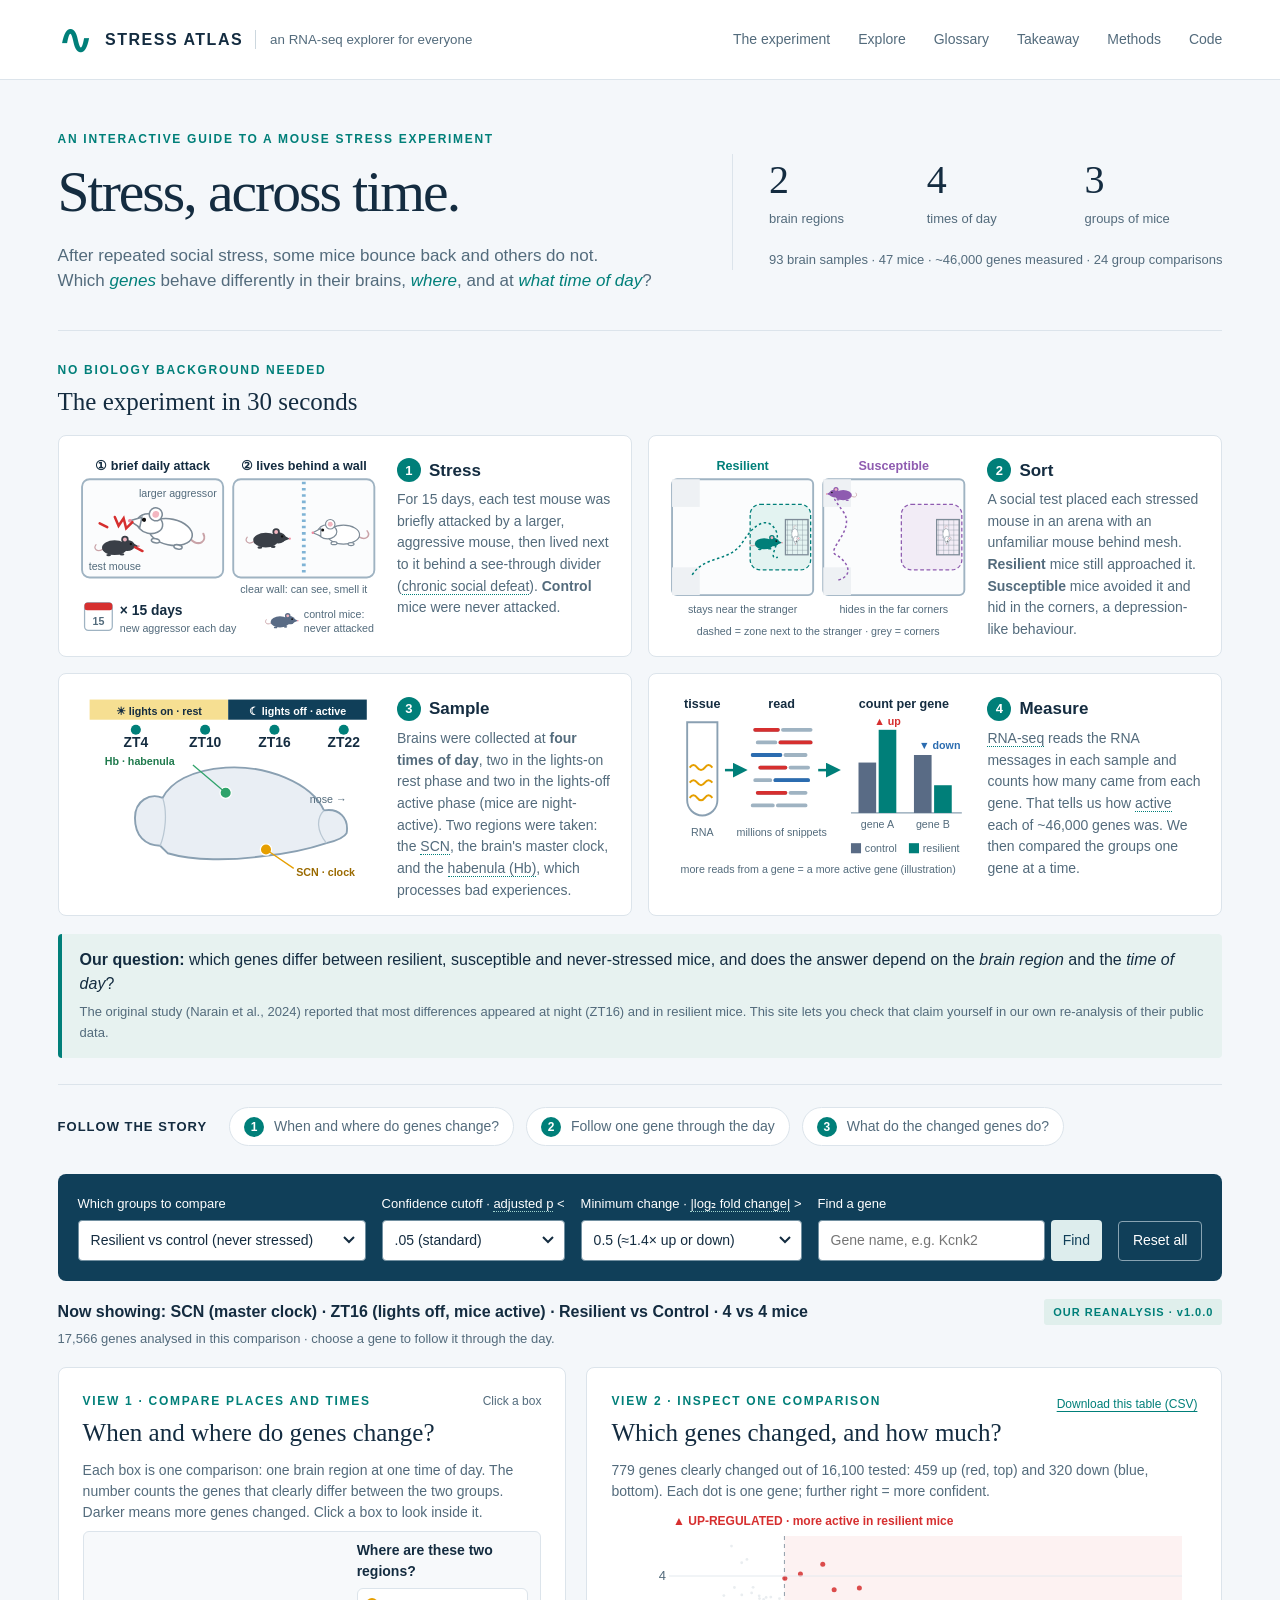
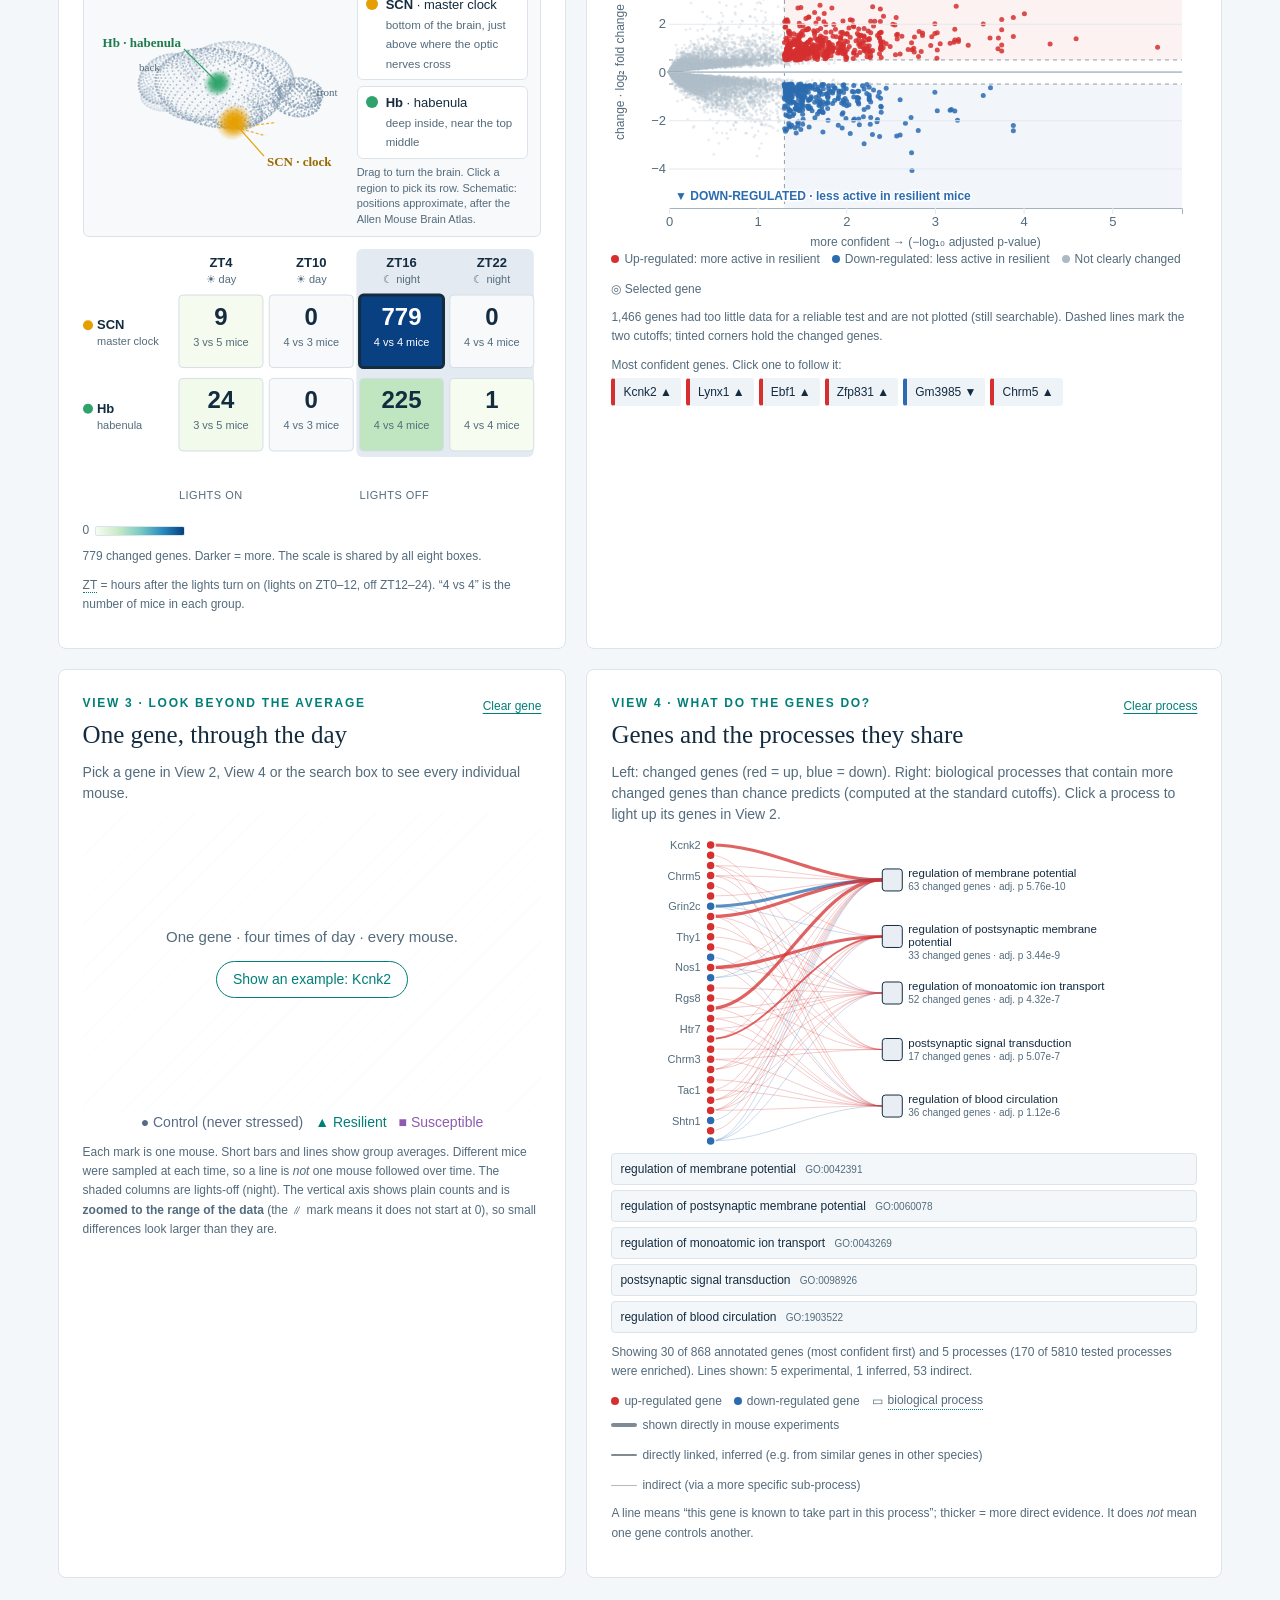
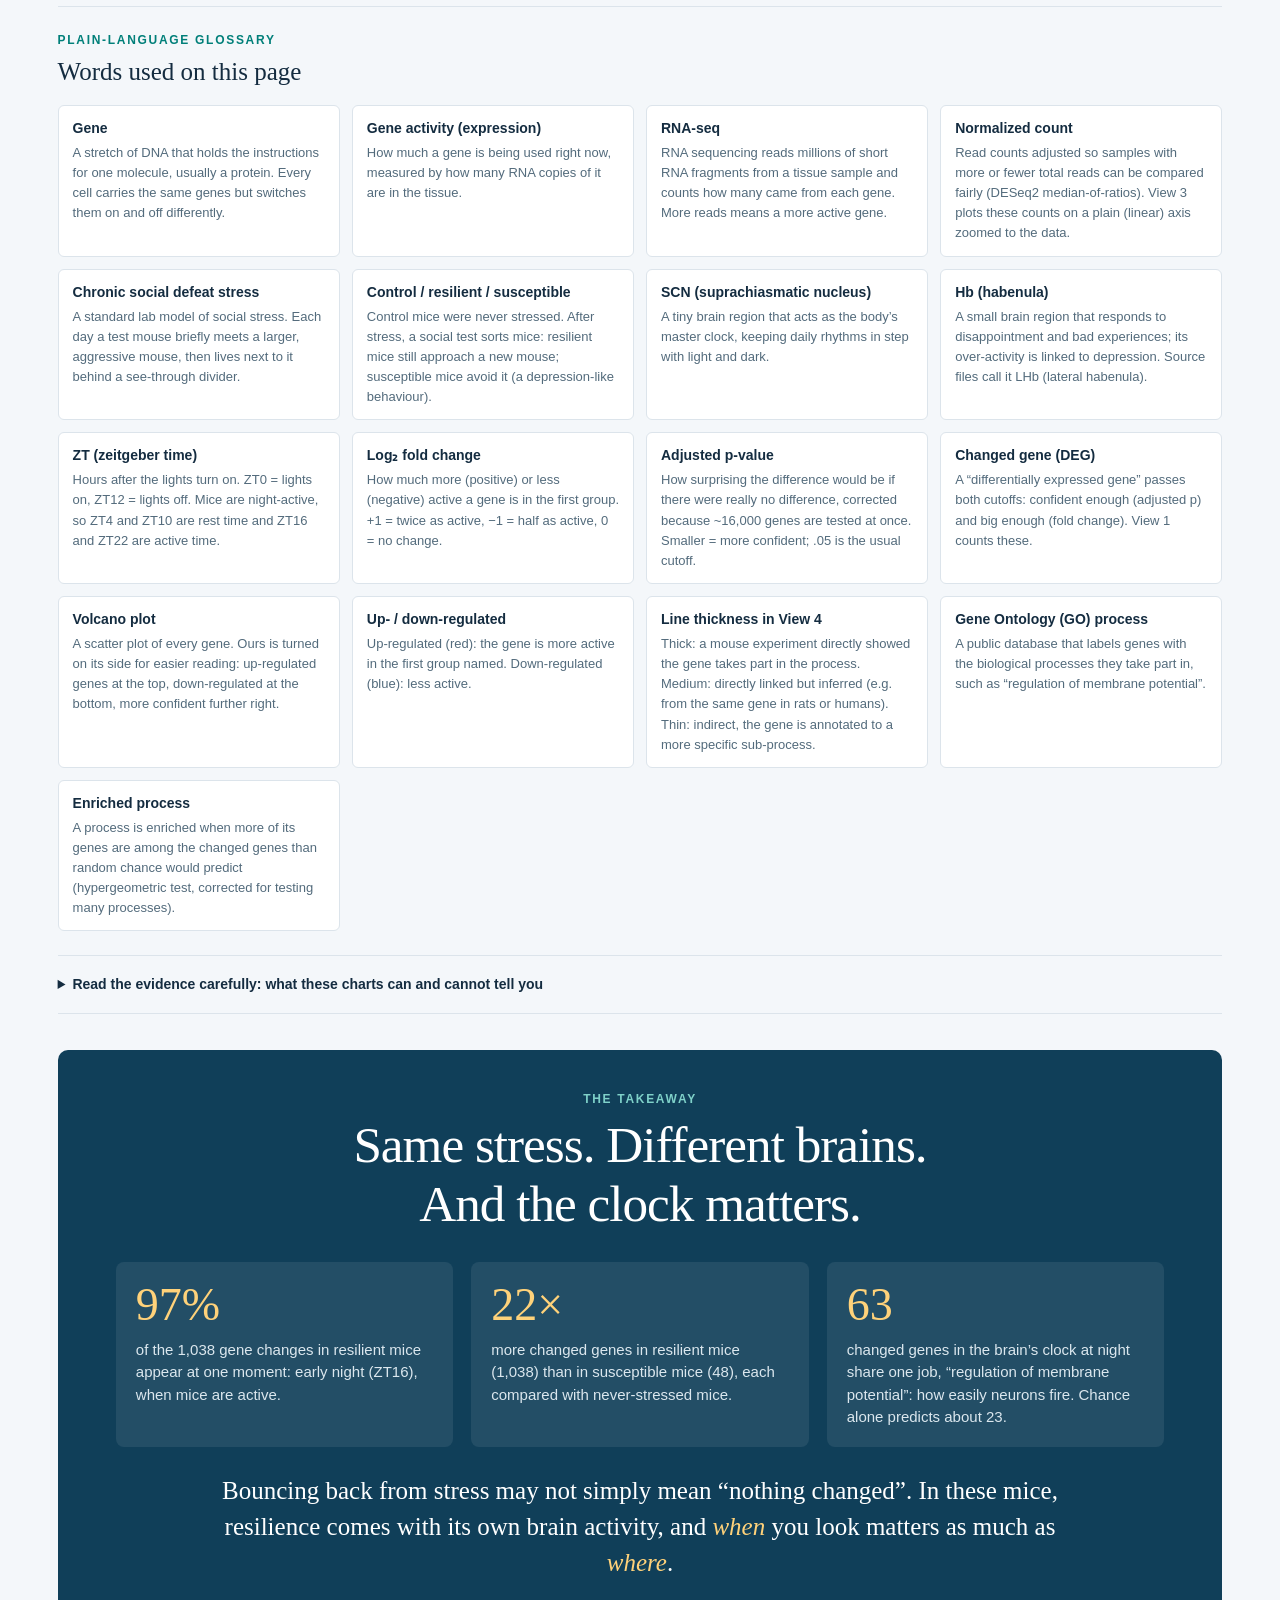
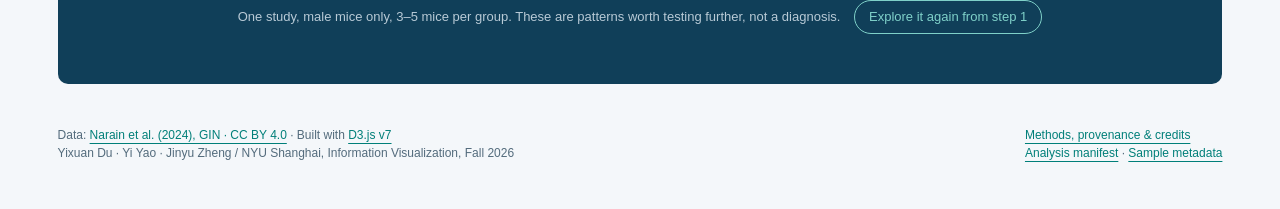
<file: site/index.html>
<!doctype html>
<html lang="en">
<head>
<meta charset="utf-8">
<meta name="viewport" content="width=device-width,initial-scale=1">
<title>Stress, across time · RNA-seq Explorer</title>
<meta name="description" content="Why do some stressed mice bounce back? Explore which genes change in two mouse brain regions, at four times of day, after chronic social stress. An interactive D3 information visualization.">
<link rel="stylesheet" href="styles.css?v=20261124b">
<script defer src="vendor/d3.v7.min.js?v=7.9.0"></script>
<script defer src="app.js?v=20261124b"></script>
</head>
<body>
<svg width="0" height="0" style="position:absolute" aria-hidden="true"><defs><symbol id="mouse" viewBox="0 0 64 34"><path d="M14 23C6 28 1 22 5 17" fill="none" stroke="#c9a3a8" stroke-width="1.6" stroke-linecap="round"/><ellipse cx="30" cy="21" rx="17" ry="10" fill="currentColor"/><ellipse cx="47" cy="18" rx="10" ry="7.5" fill="currentColor"/><path d="M54 14.5L62.5 19L54 22.5Z" fill="currentColor"/><circle cx="44" cy="10" r="5" fill="currentColor"/><circle cx="44" cy="10" r="2.6" fill="#f3b6c0" stroke="none"/><circle cx="52" cy="16" r="1.6" fill="#111" stroke="none"/><circle cx="62.5" cy="19" r="1.4" fill="#f08aa0" stroke="none"/><ellipse cx="22" cy="31" rx="3.2" ry="1.6" fill="currentColor"/><ellipse cx="40" cy="30" rx="3.2" ry="1.6" fill="currentColor"/></symbol></defs></svg>
<a class="skip" href="#workspace">Skip to explorer</a>
<header>
  <a class="brand" href="./"><span class="brandmark" aria-hidden="true">∿</span> STRESS ATLAS <small>an RNA-seq explorer for everyone</small></a>
  <nav><a href="#experiment">The experiment</a><a href="#workspace">Explore</a><a href="#glossary">Glossary</a><a href="#takeaway">Takeaway</a><a href="methods.html">Methods</a><a href="https://github.com/Doofen-bit/Crazy-Micky">Code</a></nav>
</header>
<main>

<section class="intro">
  <div>
    <p class="eyebrow">AN INTERACTIVE GUIDE TO A MOUSE STRESS EXPERIMENT</p>
    <h1>Stress, across time.</h1>
    <p class="lead">After repeated social stress, some mice bounce back and others do not.<br>
      Which <em>genes</em> behave differently in their brains, <em>where</em>, and at <em>what time of day</em>?</p>
  </div>
  <div class="study">
    <div><strong>2</strong><span>brain regions</span></div>
    <div><strong>4</strong><span>times of day</span></div>
    <div><strong>3</strong><span>groups of mice</span></div>
    <p>93 brain samples · 47 mice · ~46,000 genes measured · 24 group comparisons</p>
  </div>
</section>

<section id="experiment" class="experiment" aria-labelledby="exp-title">
  <div class="sectionhead">
    <p class="eyebrow">NO BIOLOGY BACKGROUND NEEDED</p>
    <h2 id="exp-title">The experiment in 30 seconds</h2>
  </div>
  <ol class="exp-steps">
    <li>
      <svg class="scene" viewBox="0 0 240 150" role="img" aria-label="Stress: a small test mouse is attacked briefly by a larger aggressive mouse, then lives next to it behind a see-through divider; repeated for 15 days with a new aggressor each day.">
        <text x="60" y="13" text-anchor="middle" class="sc-h">① brief daily attack</text>
        <rect x="4" y="20" width="112" height="78" rx="6" class="cage"/>
        <use href="#mouse" x="12" y="62" width="38" height="20" style="color:#3a3f47"/>
        <use href="#mouse" x="40" y="40" width="66" height="35" transform="translate(146,0) scale(-1,1) rotate(-12 73 58)" style="color:#fff" stroke="#7d8b97" stroke-width="1.2"/>
        <path d="M30 50l3 7 4-6 2 8 5-5M24 58l-6-3M46 74l6 3" stroke="#d62f2f" stroke-width="2" fill="none" stroke-linecap="round"/>
        <text x="80" y="34" text-anchor="middle" class="sc-s">larger aggressor</text><text x="30" y="92" text-anchor="middle" class="sc-s">test mouse</text>
        <text x="180" y="13" text-anchor="middle" class="sc-h">② lives behind a wall</text>
        <rect x="124" y="20" width="112" height="78" rx="6" class="cage"/>
        <line x1="180" y1="22" x2="180" y2="96" stroke="#7fb3d5" stroke-width="3" stroke-dasharray="2 3"/>
        <use href="#mouse" x="186" y="48" width="48" height="26" transform="translate(420,0) scale(-1,1)" style="color:#fff" stroke="#7d8b97" stroke-width="1.2"/>
        <use href="#mouse" x="132" y="56" width="38" height="20" style="color:#3a3f47"/>
        <text x="180" y="110" text-anchor="middle" class="sc-s">clear wall: can see, smell it</text>
        <g transform="translate(6,118)"><rect width="22" height="22" rx="3" fill="#fff" stroke="#9fb3c2"/><rect width="22" height="6" rx="2" fill="#d62f2f"/><text x="11" y="18" text-anchor="middle" class="sc-s" style="font-weight:700">15</text></g>
        <text x="34" y="128" class="sc-b">× 15 days</text><text x="34" y="141" class="sc-s">new aggressor each day</text>
        <use href="#mouse" x="148" y="124" width="28" height="15" style="color:#596b85"/>
        <text x="180" y="130" class="sc-s">control mice:</text><text x="180" y="141" class="sc-s">never attacked</text>
      </svg>
      <h3><span>1</span> Stress</h3>
      <p>For 15 days, each test mouse was briefly attacked by a larger, aggressive mouse, then lived next to it behind a see-through divider (<span class="gloss" tabindex="0" data-gloss="csds">chronic social defeat</span>). <strong>Control</strong> mice were never attacked.</p>
    </li>
    <li>
      <svg class="scene" viewBox="0 0 240 150" role="img" aria-label="Sort: in a social test arena an unfamiliar mouse sits in a mesh box. Resilient mice spend time in the interaction zone next to it; susceptible mice stay in the far corners.">
        <defs><pattern id="mesh" width="4" height="4" patternUnits="userSpaceOnUse"><path d="M0 0h4v4" fill="none" stroke="#7d8b97" stroke-width=".6"/></pattern></defs>
        <text x="60" y="13" text-anchor="middle" class="sc-h" style="fill:#007f79">Resilient</text>
        <rect x="4" y="20" width="112" height="92" rx="4" class="cage"/>
        <rect x="4" y="20" width="22" height="22" fill="#eef1f4"/><rect x="4" y="90" width="22" height="22" fill="#eef1f4"/>
        <rect x="66" y="40" width="48" height="52" rx="8" fill="#e3f3f1" stroke="#007f79" stroke-dasharray="3 2"/>
        <rect x="94" y="52" width="18" height="28" fill="url(#mesh)" stroke="#7d8b97"/>
        <use href="#mouse" x="95" y="60" width="16" height="9" transform="rotate(90 103 64)" style="color:#fff" stroke="#7d8b97" stroke-width="1.5"/>
        <path d="M20 96C30 80 50 86 60 70S80 50 86 60 78 84 88 82" fill="none" stroke="#007f79" stroke-width="1.2" stroke-dasharray="2 2"/>
        <use href="#mouse" x="64" y="62" width="28" height="15" style="color:#007f79"/>
        <text x="60" y="126" text-anchor="middle" class="sc-s">stays near the stranger</text>
        <text x="180" y="13" text-anchor="middle" class="sc-h" style="fill:#8e5bb0">Susceptible</text>
        <rect x="124" y="20" width="112" height="92" rx="4" class="cage"/>
        <rect x="124" y="20" width="22" height="22" fill="#eef1f4"/><rect x="124" y="90" width="22" height="22" fill="#eef1f4"/>
        <rect x="186" y="40" width="48" height="52" rx="8" fill="#f2ecf6" stroke="#8e5bb0" stroke-dasharray="3 2"/>
        <rect x="214" y="52" width="18" height="28" fill="url(#mesh)" stroke="#7d8b97"/>
        <use href="#mouse" x="215" y="60" width="16" height="9" transform="rotate(90 223 64)" style="color:#fff" stroke="#7d8b97" stroke-width="1.5"/>
        <path d="M136 100C150 96 142 84 134 80S150 60 140 46 132 36 138 34" fill="none" stroke="#8e5bb0" stroke-width="1.2" stroke-dasharray="2 2"/>
        <use href="#mouse" x="126" y="24" width="26" height="14" transform="translate(278,0) scale(-1,1)" style="color:#8e5bb0"/>
        <text x="180" y="126" text-anchor="middle" class="sc-s">hides in the far corners</text>
        <text x="120" y="144" text-anchor="middle" class="sc-s">dashed = zone next to the stranger · grey = corners</text>
      </svg>
      <h3><span>2</span> Sort</h3>
      <p>A social test placed each stressed mouse in an arena with an unfamiliar mouse behind mesh. <strong>Resilient</strong> mice still approached it. <strong>Susceptible</strong> mice avoided it and hid in the corners, a depression-like behaviour.</p>
    </li>
    <li>
      <svg class="scene" viewBox="0 0 240 150" role="img" aria-label="Sample: four sampling times, two with lights on and two with lights off; two brain regions, the SCN at the bottom of the brain and the habenula near the top middle.">
        <rect x="10" y="6" width="110" height="16" fill="#f6df92"/><rect x="120" y="6" width="110" height="16" fill="#103f59"/>
        <text x="65" y="18" text-anchor="middle" class="sc-s" style="font-weight:700;fill:#142c40">☀ lights on · rest</text><text x="175" y="18" text-anchor="middle" class="sc-s" style="font-weight:700;fill:#fff">☾ lights off · active</text>
        <g text-anchor="middle"><circle cx="46.7" cy="30" r="4" fill="#007f79"/><text x="46.7" y="44" class="sc-b">ZT4</text><circle cx="101.7" cy="30" r="4" fill="#007f79"/><text x="101.7" y="44" class="sc-b">ZT10</text><circle cx="156.7" cy="30" r="4" fill="#007f79"/><text x="156.7" y="44" class="sc-b">ZT16</text><circle cx="211.7" cy="30" r="4" fill="#007f79"/><text x="211.7" y="44" class="sc-b">ZT22</text></g>
        <path d="M214 112C216 100 208 92 196 94C186 72 150 58 118 60C90 62 74 72 68 84C58 80 46 86 46 100C46 114 54 122 66 122L72 128C92 134 122 134 150 130C170 128 186 124 198 120C206 118 212 116 214 112Z" fill="#e9eef4" stroke="#8aa0b2" stroke-width="1.5"/>
        <path d="M196 94C190 100 190 110 198 120M68 84C72 96 70 112 66 122" fill="none" stroke="#b9c7d3"/>
        <circle cx="150" cy="125" r="4.5" fill="#e69f00" stroke="#fff"/><circle cx="118" cy="80" r="4.5" fill="#2fa36b" stroke="#fff"/>
        <line x1="150" y1="125" x2="172" y2="140" stroke="#e69f00"/><text x="174" y="146" class="sc-s" style="fill:#9a6a00;font-weight:700">SCN · clock</text>
        <line x1="118" y1="80" x2="92" y2="58" stroke="#2fa36b"/><text x="22" y="58" class="sc-s" style="fill:#1f7a4d;font-weight:700">Hb · habenula</text>
        <text x="214" y="88" text-anchor="end" class="sc-s">nose →</text>
      </svg>
      <h3><span>3</span> Sample</h3>
      <p>Brains were collected at <strong>four times of day</strong>, two in the lights-on rest phase and two in the lights-off active phase (mice are night-active). Two regions were taken: the <span class="gloss" tabindex="0" data-gloss="scn">SCN</span>, the brain's master clock, and the <span class="gloss" tabindex="0" data-gloss="hb">habenula (Hb)</span>, which processes bad experiences.</p>
    </li>
    <li>
      <svg class="scene" viewBox="0 0 240 150" role="img" aria-label="Measure: RNA from each brain sample is sequenced into millions of short reads, which are counted per gene to compare groups.">
        <defs><marker id="arr" markerWidth="6" markerHeight="6" refX="4" refY="3" orient="auto"><path d="M0 0l6 3-6 3z" fill="#007f79"/></marker></defs>
        <text x="28" y="13" text-anchor="middle" class="sc-h">tissue</text>
        <path d="M16 24h24v62a12 12 0 0 1-24 0z" fill="#fff" stroke="#8aa0b2" stroke-width="1.5"/>
        <path d="M18 60q3-4 6 0t6 0 6 0M18 72q3-4 6 0t6 0 6 0M18 84q3-4 6 0t6 0 6 0" fill="none" stroke="#e69f00" stroke-width="1.6"/>
        <text x="28" y="114" text-anchor="middle" class="sc-s">RNA</text>
        <path d="M46 62h14" stroke="#007f79" stroke-width="2" marker-end="url(#arr)"/>
        <text x="91" y="13" text-anchor="middle" class="sc-h">read</text>
        <g stroke-width="3" stroke-linecap="round"><path d="M70 30h18M92 30h22M72 40h14M90 40h24M68 50h22M94 50h16M74 60h20M98 60h14M70 70h12M86 70h26M72 80h22M98 80h12M68 90h16M88 90h22" stroke="#9fb3c2"/><path d="M70 30h18M90 40h24M74 60h20M72 80h22" stroke="#d62f2f"/><path d="M68 50h22M86 70h26" stroke="#2b6cb0"/></g>
        <text x="91" y="114" text-anchor="middle" class="sc-s">millions of snippets</text>
        <path d="M120 62h14" stroke="#007f79" stroke-width="2" marker-end="url(#arr)"/>
        <text x="188" y="13" text-anchor="middle" class="sc-h">count per gene</text>
        <line x1="146" y1="96" x2="234" y2="96" stroke="#8aa0b2"/>
        <rect x="152" y="56" width="14" height="40" fill="#596b85"/><rect x="168" y="30" width="14" height="66" fill="#007f79"/>
        <rect x="196" y="50" width="14" height="46" fill="#596b85"/><rect x="212" y="74" width="14" height="22" fill="#007f79"/>
        <text x="167" y="108" text-anchor="middle" class="sc-s">gene A</text><text x="211" y="108" text-anchor="middle" class="sc-s">gene B</text>
        <text x="175" y="26" text-anchor="middle" class="sc-s" style="fill:#d62f2f;font-weight:700">▲ up</text><text x="200" y="45" class="sc-s" style="fill:#2b6cb0;font-weight:700">▼ down</text>
        <rect x="146" y="120" width="8" height="8" fill="#596b85"/><text x="157" y="127" class="sc-s">control</text><rect x="192" y="120" width="8" height="8" fill="#007f79"/><text x="203" y="127" class="sc-s">resilient</text>
        <text x="120" y="144" text-anchor="middle" class="sc-s">more reads from a gene = a more active gene (illustration)</text>
      </svg>
      <h3><span>4</span> Measure</h3>
      <p><span class="gloss" tabindex="0" data-gloss="rnaseq">RNA-seq</span> reads the RNA messages in each sample and counts how many came from each gene. That tells us how <span class="gloss" tabindex="0" data-gloss="expression">active</span> each of ~46,000 genes was. We then compared the groups one gene at a time.</p>
    </li>
  </ol>
  <div class="question">
    <p><strong>Our question:</strong> which genes differ between resilient, susceptible and never-stressed mice, and does the answer depend on the <em>brain region</em> and the <em>time of day</em>?</p>
    <p class="note">The original study (Narain et al., 2024) reported that most differences appeared at night (ZT16) and in resilient mice. This site lets you check that claim yourself in our own re-analysis of their public data.</p>
  </div>
</section>

<section class="guide" aria-label="Guided story">
  <strong>Follow the story</strong>
  <button data-tour="context"><b>1</b> When and where do genes change?</button>
  <button data-tour="gene"><b>2</b> Follow one gene through the day</button>
  <button data-tour="process"><b>3</b> What do the changed genes do?</button>
</section>
<p id="story" class="story" aria-live="polite" hidden></p>

<section id="workspace" aria-label="RNA-seq explorer">
  <div class="controls">
    <label>Which groups to compare
      <select id="contrast">
        <option value="resilient_vs_control">Resilient vs control (never stressed)</option>
        <option value="susceptible_vs_control">Susceptible vs control (never stressed)</option>
        <option value="resilient_vs_susceptible">Resilient vs susceptible</option>
      </select>
    </label>
    <label><span>Confidence cutoff · <span class="gloss" tabindex="0" data-gloss="padj">adjusted p</span> &lt;</span>
      <select id="alpha"><option value=".01">.01 (strict)</option><option value=".05" selected>.05 (standard)</option><option value=".1">.1 (lenient)</option></select>
    </label>
    <label><span>Minimum change · <span class="gloss" tabindex="0" data-gloss="lfc">|log₂ fold change|</span> &gt;</span>
      <select id="lfc"><option value="0">0 (any change)</option><option value="0.5" selected>0.5 (≈1.4× up or down)</option><option value="1">1 (2×)</option><option value="2">2 (4×)</option></select>
    </label>
    <div class="search"><label for="gene-search">Find a gene</label><div class="searchrow"><input id="gene-search" placeholder="Gene name, e.g. Kcnk2" autocomplete="off" aria-controls="suggestions"><button id="search-go">Find</button></div><div id="suggestions" hidden></div></div>
    <button id="reset" class="secondary">Reset all</button>
  </div>

  <div class="contextbar"><p id="context-title">Loading analysis…</p><span class="tag" title="Our own re-analysis of the public data, version 1.0.0">OUR REANALYSIS · v1.0.0</span></div>
  <p id="status" role="status" aria-live="polite">Loading prepared data.</p>

  <div class="grid">
    <section class="panel overview-panel">
      <div class="panelhead"><div><p class="eyebrow">VIEW 1 · COMPARE PLACES AND TIMES</p><h2>When and where do genes change?</h2></div><span class="step">Click a box</span></div>
      <p class="description">Each box is one comparison: one brain region at one time of day. The number counts the genes that clearly differ between the two groups. Darker means more genes changed. Click a box to look inside it.</p>
      <div class="brain-wrap">
        <canvas id="brain3d" role="img" aria-label="Rotating see-through 3D sketch of a mouse brain. The SCN sits at the bottom, just above where the optic nerves cross; the habenula sits deep in the top middle."></canvas>
        <div class="brain-legend">
          <p class="brain-title">Where are these two regions?</p>
          <button class="brain-key" data-region="SCN"><i class="dot scn"></i><span><b>SCN</b> · master clock<br><small>bottom of the brain, just above where the optic nerves cross</small></span></button>
          <button class="brain-key" data-region="Hb"><i class="dot hb"></i><span><b>Hb</b> · habenula<br><small>deep inside, near the top middle</small></span></button>
          <p class="hint">Drag to turn the brain. Click a region to pick its row. Schematic: positions approximate, after the Allen Mouse Brain Atlas.</p>
        </div>
      </div>
      <div id="overview" aria-label="Brain region by time of day overview"></div>
      <div id="overview-legend"></div>
      <p class="note"><span class="gloss" tabindex="0" data-gloss="zt">ZT</span> = hours after the lights turn on (lights on ZT0–12, off ZT12–24). “4 vs 4” is the number of mice in each group.</p>
    </section>

    <section class="panel volcano-panel">
      <div class="panelhead"><div><p class="eyebrow">VIEW 2 · INSPECT ONE COMPARISON</p><h2>Which genes changed, and how much?</h2></div><button id="download" class="textbutton">Download this table (CSV)</button></div>
      <p id="volcano-sub" class="description"></p>
      <div class="volcano-wrap"><canvas id="volcano-canvas" aria-label="Volcano plot: each dot is one gene. Use the gene buttons or search to select a gene." role="img"></canvas><svg id="volcano-axis" aria-hidden="true"></svg></div>
      <div class="legend" id="volcano-legend"><span><i class="swatch up"></i><b id="leg-up">Up-regulated (more active)</b></span><span><i class="swatch down"></i><b id="leg-down">Down-regulated (less active)</b></span><span><i class="swatch muted"></i>Not clearly changed</span><span>◎ Selected gene</span></div>
      <p id="volcano-note" class="note"></p>
      <p class="candidate-label">Most confident genes. Click one to follow it:</p>
      <div id="candidates" class="candidate-list" aria-label="Candidate genes"></div>
    </section>

    <section class="panel expression-panel">
      <div class="panelhead"><div><p class="eyebrow">VIEW 3 · LOOK BEYOND THE AVERAGE</p><h2 id="expression-title">One gene, through the day</h2></div><button id="clear-gene" class="textbutton">Clear gene</button></div>
      <p id="expression-sub" class="description">Pick a gene in View 2, View 4 or the search box to see every individual mouse.</p>
      <div id="expression"></div>
      <div class="legend phenotype"><span>● Control (never stressed)</span><span>▲ Resilient</span><span>■ Susceptible</span></div>
      <p class="note">Each mark is one mouse. Short bars and lines show group averages. Different mice were sampled at each time, so a line is <em>not</em> one mouse followed over time. The shaded columns are lights-off (night). The vertical axis shows plain counts and is <strong>zoomed to the range of the data</strong> (the ⫽ mark means it does not start at 0), so small differences look larger than they are.</p>
    </section>

    <section class="panel network-panel">
      <div class="panelhead"><div><p class="eyebrow">VIEW 4 · WHAT DO THE GENES DO?</p><h2>Genes and the processes they share</h2></div><button id="clear-term" class="textbutton">Clear process</button></div>
      <p id="network-sub" class="description"></p>
      <div id="network"></div>
      <div id="term-buttons" class="term-list"></div>
      <p id="network-note" class="note"></p>
      <div class="legend net-legend"><span><i class="swatch up"></i>up-regulated gene</span><span><i class="swatch down"></i>down-regulated gene</span><span>▭ <span class="gloss" tabindex="0" data-gloss="go">biological process</span></span></div>
      <div class="legend net-legend"><span><i class="ln w3"></i>shown directly in mouse experiments</span><span><i class="ln w2"></i>directly linked, inferred (e.g. from similar genes in other species)</span><span><i class="ln w1"></i>indirect (via a more specific sub-process)</span></div>
      <p class="note">A line means “this gene is known to take part in this process”; thicker = more direct evidence. It does <em>not</em> mean one gene controls another.</p>
    </section>
  </div>

  <section id="glossary" class="glossary" aria-labelledby="glossary-title">
    <div class="sectionhead"><p class="eyebrow">PLAIN-LANGUAGE GLOSSARY</p><h2 id="glossary-title">Words used on this page</h2></div>
    <dl id="glossary-list"></dl>
  </section>

  <details class="data-notes"><summary>Read the evidence carefully: what these charts can and cannot tell you</summary><div>
    <p><strong>This is exploration, not proof.</strong> We re-analysed the authors' public data with a standard tool (DESeq2). Each box in View 1 is a separate comparison inside one brain region and one time of day. A positive log₂ fold change means the gene is more active in the first group named. Changing the cutoffs only re-sorts stored results; it does not re-run any statistics.</p>
    <p><strong>Missing is not zero.</strong> Some genes have too few reads for a reliable test. They have no adjusted p-value, so they are left out of View 2's vertical axis, but you can still search for them and see their activity in View 3.</p>
    <p><strong>Limits.</strong> Only male mice were used, with 3–5 mice per group. Each sample is a piece of brain tissue containing many cell types, and everything comes from one experiment. A gene that is significant at one time but not another does not prove a formal time effect. The two regions come from the same mice, but we do not test differences between regions.</p>
  </div></details>
</section>

<section id="takeaway" class="takeaway" aria-labelledby="takeaway-title">
  <p class="eyebrow">THE TAKEAWAY</p>
  <h2 id="takeaway-title">Same stress. Different brains.<br>And the clock matters.</h2>
  <div class="facts">
    <div><strong id="fact-night">–</strong><p id="fact-night-text">of the gene changes in resilient mice appear at one moment: early night (ZT16), when mice are active.</p></div>
    <div><strong id="fact-ratio">–</strong><p id="fact-ratio-text">more changed genes in resilient mice than in susceptible mice.</p></div>
    <div><strong id="fact-go">–</strong><p id="fact-go-text">changed genes in the brain’s clock share one job: controlling how easily neurons fire.</p></div>
  </div>
  <p class="closing">Bouncing back from stress may not simply mean “nothing changed”. In these mice, resilience comes with its own brain activity, and <em>when</em> you look matters as much as <em>where</em>.</p>
  <p class="note">One study, male mice only, 3–5 mice per group. These are patterns worth testing further, not a diagnosis. <button class="example" data-tour="context">Explore it again from step 1</button></p>
</section>

<footer>
  <p>Data: <a href="https://doi.gin.g-node.org/10.12751/g-node.jj57l9/">Narain et al. (2024), GIN · CC BY 4.0</a> · Built with <a href="https://d3js.org/">D3.js v7</a><br>Yixuan Du · Yi Yao · Jinyu Zheng / NYU Shanghai, Information Visualization, Fall 2026</p>
  <p><a href="methods.html">Methods, provenance &amp; credits</a><br><a href="data/manifest.json">Analysis manifest</a> · <a href="data/samples.csv">Sample metadata</a></p>
</footer>
</main>
<div id="tooltip" role="tooltip" hidden></div>
</body>
</html>
</file>
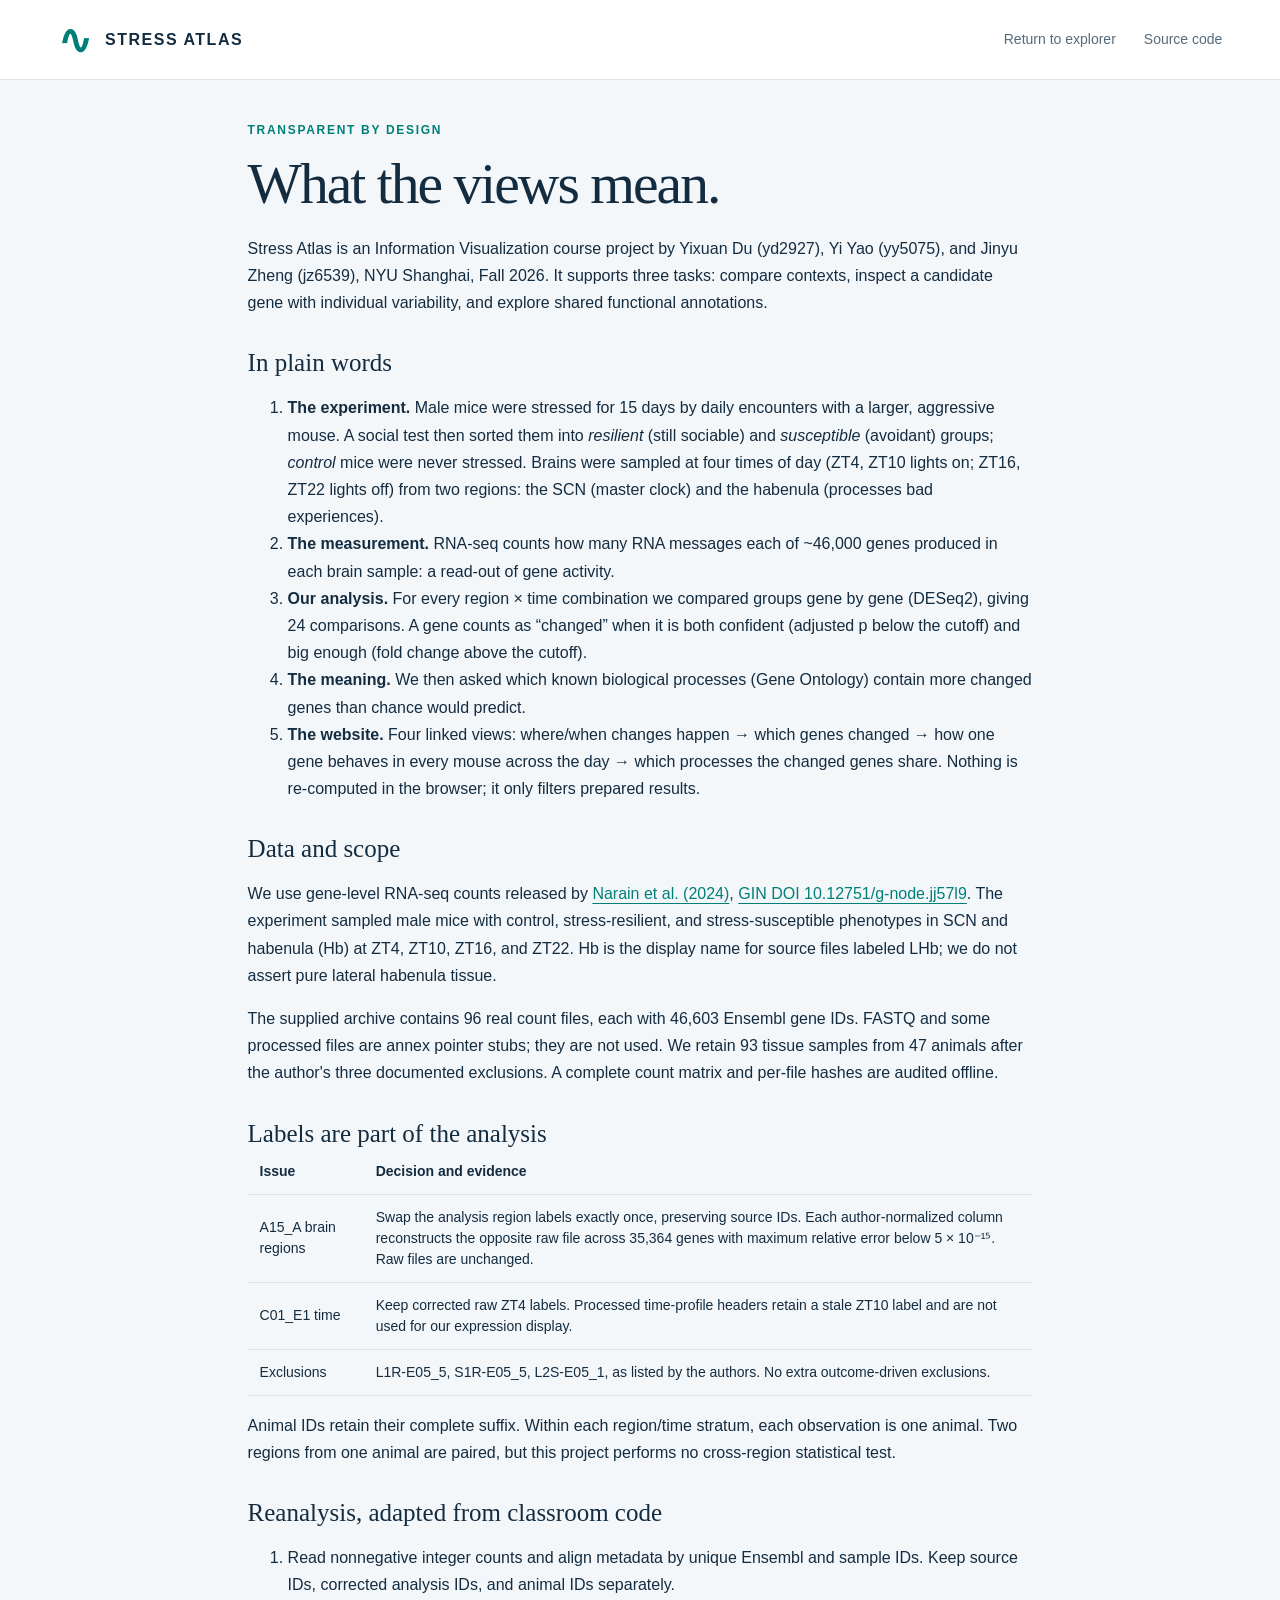
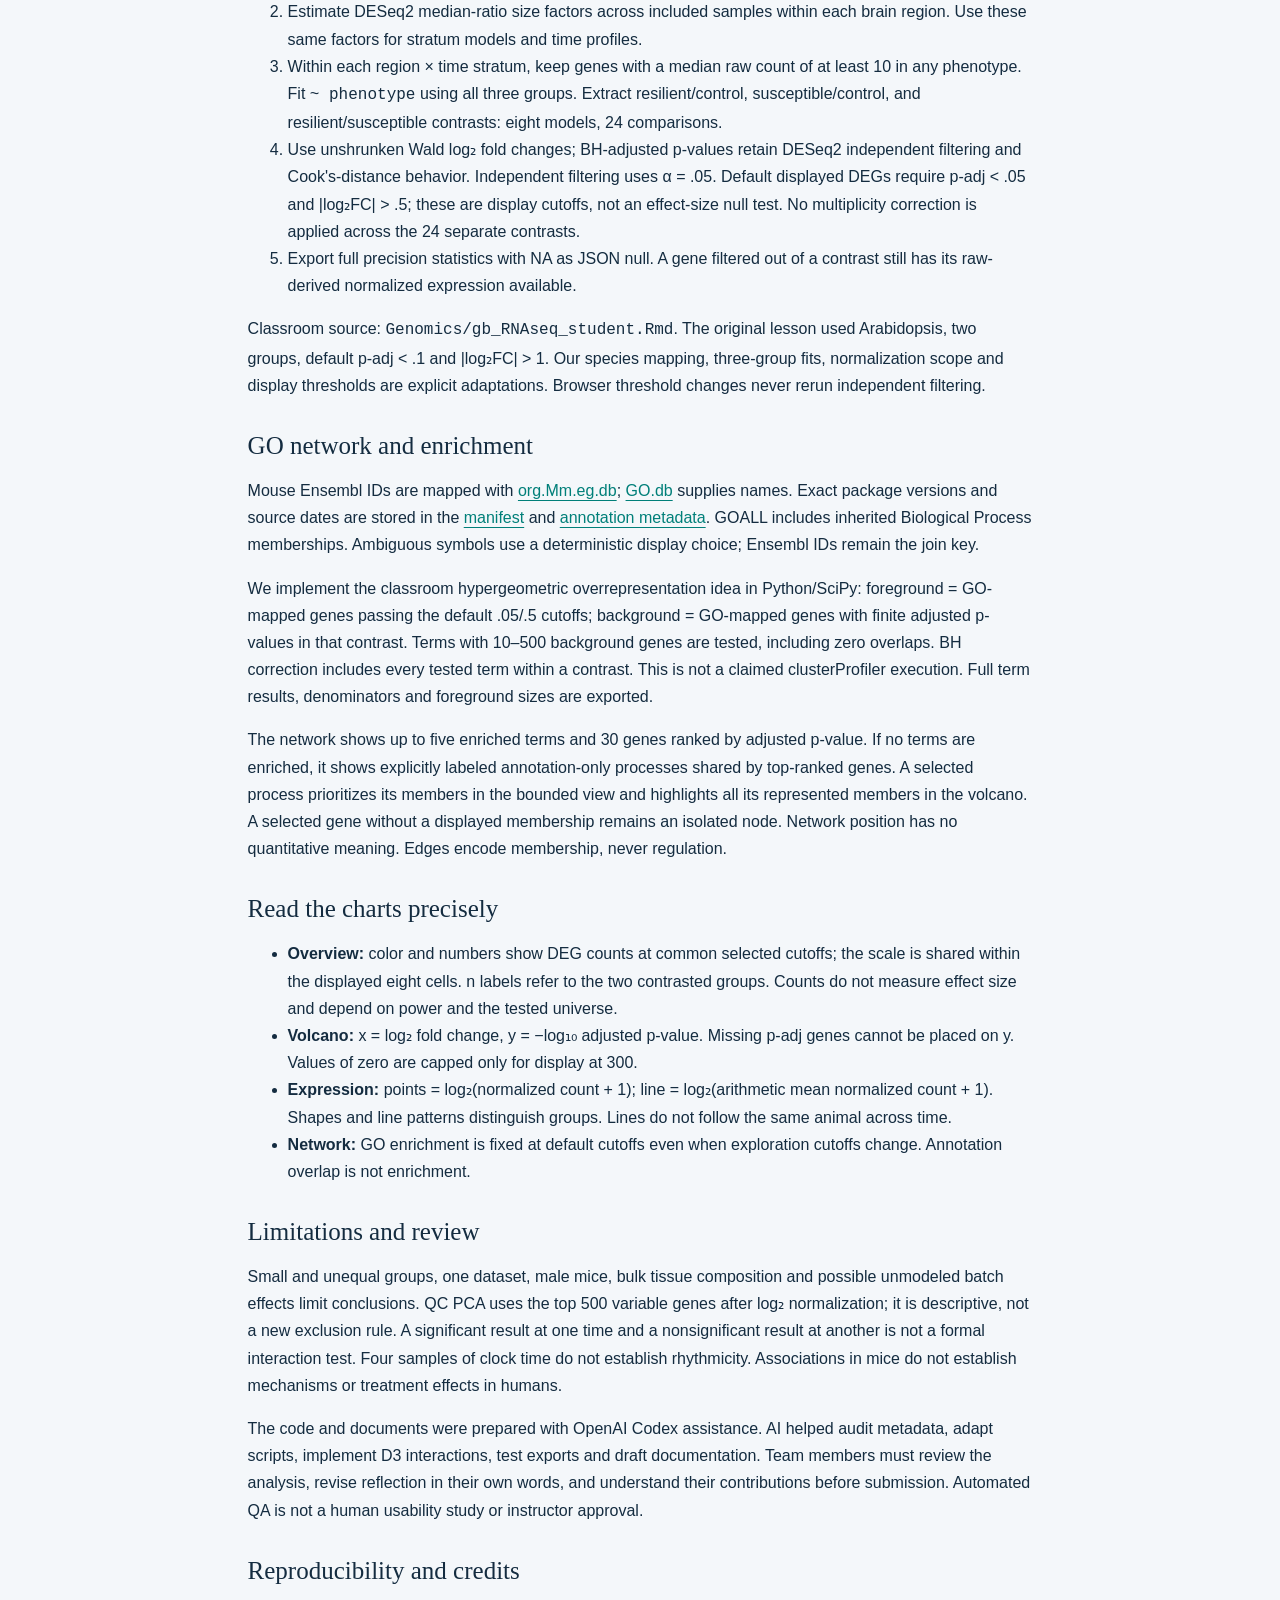
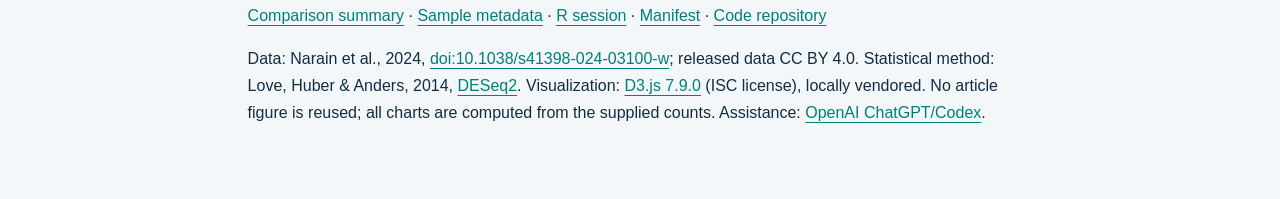
<file: site/methods.html>
<!doctype html><html lang="en"><head><meta charset="utf-8"><meta name="viewport" content="width=device-width,initial-scale=1"><title>Data & methods · Stress Atlas</title><link rel="stylesheet" href="styles.css?v=20261124b"></head><body><header><a class="brand" href="./"><span class="brandmark">∿</span> STRESS ATLAS</a><nav><a href="./">Return to explorer</a><a href="https://github.com/Doofen-bit/Crazy-Micky">Source code</a></nav></header><main class="methods"><p class="eyebrow">TRANSPARENT BY DESIGN</p><h1>What the views mean.</h1><p>Stress Atlas is an Information Visualization course project by Yixuan Du (yd2927), Yi Yao (yy5075), and Jinyu Zheng (jz6539), NYU Shanghai, Fall 2026. It supports three tasks: compare contexts, inspect a candidate gene with individual variability, and explore shared functional annotations.</p>
<h2>In plain words</h2><ol class="plain"><li><strong>The experiment.</strong> Male mice were stressed for 15 days by daily encounters with a larger, aggressive mouse. A social test then sorted them into <em>resilient</em> (still sociable) and <em>susceptible</em> (avoidant) groups; <em>control</em> mice were never stressed. Brains were sampled at four times of day (ZT4, ZT10 lights on; ZT16, ZT22 lights off) from two regions: the SCN (master clock) and the habenula (processes bad experiences).</li><li><strong>The measurement.</strong> RNA-seq counts how many RNA messages each of ~46,000 genes produced in each brain sample: a read-out of gene activity.</li><li><strong>Our analysis.</strong> For every region × time combination we compared groups gene by gene (DESeq2), giving 24 comparisons. A gene counts as “changed” when it is both confident (adjusted p below the cutoff) and big enough (fold change above the cutoff).</li><li><strong>The meaning.</strong> We then asked which known biological processes (Gene Ontology) contain more changed genes than chance would predict.</li><li><strong>The website.</strong> Four linked views: where/when changes happen → which genes changed → how one gene behaves in every mouse across the day → which processes the changed genes share. Nothing is re-computed in the browser; it only filters prepared results.</li></ol>
<h2>Data and scope</h2><p>We use gene-level RNA-seq counts released by <a href="https://pmc.ncbi.nlm.nih.gov/articles/PMC11447250/">Narain et al. (2024)</a>, <a href="https://doi.gin.g-node.org/10.12751/g-node.jj57l9/">GIN DOI 10.12751/g-node.jj57l9</a>. The experiment sampled male mice with control, stress-resilient, and stress-susceptible phenotypes in SCN and habenula (Hb) at ZT4, ZT10, ZT16, and ZT22. Hb is the display name for source files labeled LHb; we do not assert pure lateral habenula tissue.</p><p>The supplied archive contains 96 real count files, each with 46,603 Ensembl gene IDs. FASTQ and some processed files are annex pointer stubs; they are not used. We retain 93 tissue samples from 47 animals after the author's three documented exclusions. A complete count matrix and per-file hashes are audited offline.</p>
<h2>Labels are part of the analysis</h2><table><thead><tr><th>Issue</th><th>Decision and evidence</th></tr></thead><tbody><tr><td>A15_A brain regions</td><td>Swap the analysis region labels exactly once, preserving source IDs. Each author-normalized column reconstructs the opposite raw file across 35,364 genes with maximum relative error below 5 × 10⁻¹⁵. Raw files are unchanged.</td></tr><tr><td>C01_E1 time</td><td>Keep corrected raw ZT4 labels. Processed time-profile headers retain a stale ZT10 label and are not used for our expression display.</td></tr><tr><td>Exclusions</td><td>L1R-E05_5, S1R-E05_5, L2S-E05_1, as listed by the authors. No extra outcome-driven exclusions.</td></tr></tbody></table><p>Animal IDs retain their complete suffix. Within each region/time stratum, each observation is one animal. Two regions from one animal are paired, but this project performs no cross-region statistical test.</p>
<h2>Reanalysis, adapted from classroom code</h2><ol><li>Read nonnegative integer counts and align metadata by unique Ensembl and sample IDs. Keep source IDs, corrected analysis IDs, and animal IDs separately.</li><li>Estimate DESeq2 median-ratio size factors across included samples within each brain region. Use these same factors for stratum models and time profiles.</li><li>Within each region × time stratum, keep genes with a median raw count of at least 10 in any phenotype. Fit <code>~ phenotype</code> using all three groups. Extract resilient/control, susceptible/control, and resilient/susceptible contrasts: eight models, 24 comparisons.</li><li>Use unshrunken Wald log₂ fold changes; BH-adjusted p-values retain DESeq2 independent filtering and Cook's-distance behavior. Independent filtering uses α = .05. Default displayed DEGs require p-adj &lt; .05 and |log₂FC| &gt; .5; these are display cutoffs, not an effect-size null test. No multiplicity correction is applied across the 24 separate contrasts.</li><li>Export full precision statistics with NA as JSON null. A gene filtered out of a contrast still has its raw-derived normalized expression available.</li></ol><p>Classroom source: <code>Genomics/gb_RNAseq_student.Rmd</code>. The original lesson used Arabidopsis, two groups, default p-adj &lt; .1 and |log₂FC| &gt; 1. Our species mapping, three-group fits, normalization scope and display thresholds are explicit adaptations. Browser threshold changes never rerun independent filtering.</p>
<h2>GO network and enrichment</h2><p>Mouse Ensembl IDs are mapped with <a href="https://bioconductor.org/packages/org.Mm.eg.db/">org.Mm.eg.db</a>; <a href="https://bioconductor.org/packages/GO.db/">GO.db</a> supplies names. Exact package versions and source dates are stored in the <a href="data/manifest.json">manifest</a> and <a href="data/annotation_metadata.csv">annotation metadata</a>. GOALL includes inherited Biological Process memberships. Ambiguous symbols use a deterministic display choice; Ensembl IDs remain the join key.</p><p>We implement the classroom hypergeometric overrepresentation idea in Python/SciPy: foreground = GO-mapped genes passing the default .05/.5 cutoffs; background = GO-mapped genes with finite adjusted p-values in that contrast. Terms with 10–500 background genes are tested, including zero overlaps. BH correction includes every tested term within a contrast. This is not a claimed clusterProfiler execution. Full term results, denominators and foreground sizes are exported.</p><p>The network shows up to five enriched terms and 30 genes ranked by adjusted p-value. If no terms are enriched, it shows explicitly labeled annotation-only processes shared by top-ranked genes. A selected process prioritizes its members in the bounded view and highlights all its represented members in the volcano. A selected gene without a displayed membership remains an isolated node. Network position has no quantitative meaning. Edges encode membership, never regulation.</p>
<h2>Read the charts precisely</h2><ul><li><strong>Overview:</strong> color and numbers show DEG counts at common selected cutoffs; the scale is shared within the displayed eight cells. n labels refer to the two contrasted groups. Counts do not measure effect size and depend on power and the tested universe.</li><li><strong>Volcano:</strong> x = log₂ fold change, y = −log₁₀ adjusted p-value. Missing p-adj genes cannot be placed on y. Values of zero are capped only for display at 300.</li><li><strong>Expression:</strong> points = log₂(normalized count + 1); line = log₂(arithmetic mean normalized count + 1). Shapes and line patterns distinguish groups. Lines do not follow the same animal across time.</li><li><strong>Network:</strong> GO enrichment is fixed at default cutoffs even when exploration cutoffs change. Annotation overlap is not enrichment.</li></ul>
<h2>Limitations and review</h2><p>Small and unequal groups, one dataset, male mice, bulk tissue composition and possible unmodeled batch effects limit conclusions. QC PCA uses the top 500 variable genes after log₂ normalization; it is descriptive, not a new exclusion rule. A significant result at one time and a nonsignificant result at another is not a formal interaction test. Four samples of clock time do not establish rhythmicity. Associations in mice do not establish mechanisms or treatment effects in humans.</p><p>The code and documents were prepared with OpenAI Codex assistance. AI helped audit metadata, adapt scripts, implement D3 interactions, test exports and draft documentation. Team members must review the analysis, revise reflection in their own words, and understand their contributions before submission. Automated QA is not a human usability study or instructor approval.</p>
<h2>Reproducibility and credits</h2><p><a href="data/overview.csv">Comparison summary</a> · <a href="data/samples.csv">Sample metadata</a> · <a href="data/session_info.txt">R session</a> · <a href="data/manifest.json">Manifest</a> · <a href="https://github.com/Doofen-bit/Crazy-Micky">Code repository</a></p><p>Data: Narain et al., 2024, <a href="https://doi.org/10.1038/s41398-024-03100-w">doi:10.1038/s41398-024-03100-w</a>; released data CC BY 4.0. Statistical method: Love, Huber & Anders, 2014, <a href="https://doi.org/10.1186/s13059-014-0550-8">DESeq2</a>. Visualization: <a href="https://d3js.org/">D3.js 7.9.0</a> (ISC license), locally vendored. No article figure is reused; all charts are computed from the supplied counts. Assistance: <a href="https://chatgpt.com/">OpenAI ChatGPT/Codex</a>.</p></main></body></html>
</file>
<file: site/styles.css>
:root{--up:#d62f2f;--down:#2b6cb0;--sus:#8e5bb0;--scn:#e69f00;--hb:#2fa36b;--ink:#142c40;--muted:#536b7c;--paper:#f4f7fa;--line:#dce4eb;--teal:#007f79;--coral:#c25532;--blue:#356ab4;--navy:#103f59;--control:#596b85}*{box-sizing:border-box}html{scroll-behavior:smooth}body{margin:0;color:var(--ink);background:var(--paper);font:16px/1.5 'Segoe UI',Arial,sans-serif}button,input,select{font:inherit}button,a,input,select,summary{touch-action:manipulation}button{cursor:pointer}a{color:var(--teal);text-underline-offset:4px}button:focus-visible,a:focus-visible,input:focus-visible,select:focus-visible,[tabindex]:focus-visible{outline:3px solid #e09928;outline-offset:3px}.skip{position:absolute;left:20px;top:-100px;background:white;padding:10px;z-index:100}.skip:focus{top:10px}header{height:80px;padding:0 4.5%;display:flex;align-items:center;justify-content:space-between;background:#fff;border-bottom:1px solid var(--line)}.brand{display:flex;gap:12px;align-items:center;font-weight:750;letter-spacing:1.5px;color:var(--ink);text-decoration:none;font-size:16px}.brand small{letter-spacing:0;font-weight:400;color:var(--muted);border-left:1px solid #ccd7de;padding-left:14px}.brandmark{font-size:40px;line-height:1;color:var(--teal)}nav{display:flex;gap:28px}nav a{font-size:14px;text-decoration:none;color:var(--muted)}main{max-width:1600px;margin:auto;padding:0 4.5%}.intro{display:flex;justify-content:space-between;gap:40px;align-items:center;padding:50px 0 36px}.eyebrow{font-size:12px;font-weight:750;letter-spacing:1.7px;margin:0 0 8px;color:var(--teal)}h1{font:500 clamp(38px,4.5vw,64px)/1.12 Georgia,serif;letter-spacing:-2px;margin:12px 0 18px}h1 em,.lead em{color:var(--teal)}.lead{font-size:17px;color:var(--muted);margin:0}.study{min-width:330px;display:grid;grid-template-columns:repeat(3,1fr);border-left:1px solid var(--line);padding-left:36px;gap:20px}.study strong{display:block;font:500 40px/1.3 Georgia,serif}.study span{font-size:13px;color:var(--muted)}.study p{grid-column:1/-1;font-size:13px;color:var(--muted);margin:0}.guide{display:flex;align-items:center;gap:12px;flex-wrap:wrap;margin-bottom:28px;border-top:1px solid var(--line);padding-top:22px}.guide strong{font-size:13px;text-transform:uppercase;letter-spacing:1px;margin-right:10px}.guide button{border:1px solid var(--line);border-radius:30px;padding:8px 14px;background:#fff;color:var(--muted);font-size:14px}.guide button:hover{border-color:var(--teal);color:var(--teal)}.controls{display:flex;gap:16px;align-items:end;padding:20px;background:var(--navy);border-radius:8px;color:white;flex-wrap:wrap}.controls label{display:flex;flex-direction:column;font-size:13px;gap:6px}.controls select,.controls input{border:1px solid #7290a1;border-radius:4px;padding:9px 12px;background:white;color:var(--ink);font-size:14px;min-height:40px}.controls select{appearance:none;padding-right:32px;background-image:url("data:image/svg+xml,%3Csvg xmlns='http://www.w3.org/2000/svg' width='12' height='8'%3E%3Cpath d='m1 1 5 5 5-5' fill='none' stroke='%23142c40' stroke-width='2'/%3E%3C/svg%3E");background-repeat:no-repeat;background-position:right 10px center}.search{position:relative;flex:1;min-width:220px}.searchrow{display:flex;margin-top:6px;gap:6px}.search input{width:100%;min-width:120px}.search button{border:0;border-radius:4px;color:var(--navy);background:#ddeded;padding:0 12px;font-size:14px}.secondary{background:transparent;color:white;border:1px solid #88a3b2;border-radius:4px;min-height:40px;padding:8px 14px;font-size:14px}#suggestions{position:absolute;background:white;box-shadow:0 10px 30px #142c4030;width:100%;z-index:20;top:100%;max-height:340px;overflow:auto}#suggestions button{display:block;text-align:left;background:white;border:0;border-bottom:1px solid var(--line);padding:10px;color:var(--ink);width:100%;font-size:14px}#suggestions button:hover{background:#e5f2f0}.contextbar{display:flex;justify-content:space-between;align-items:center;margin:18px 0 0}.contextbar p{font-weight:600;margin:0}.tag{font-size:11px;font-weight:700;letter-spacing:1px;color:var(--teal);background:#e0efec;padding:5px 9px;border-radius:3px}#status{font-size:13px;min-height:20px;margin:4px 0 18px;color:var(--muted)}.grid{display:grid;grid-template-columns:minmax(0,1fr) minmax(0,1.25fr);gap:20px}.panel{background:#fff;border:1px solid var(--line);border-radius:8px;padding:24px;min-width:0}.panelhead{display:flex;justify-content:space-between;align-items:start;gap:12px}h2{font:500 25px/1.2 Georgia,serif;margin:0}.step{font-size:12px;color:var(--muted);white-space:nowrap}.description{color:var(--muted);font-size:14px;margin:12px 0 8px;min-height:42px}.textbutton{border:0;background:none;color:var(--teal);font-size:12px;padding:3px 0;white-space:nowrap;text-decoration:underline;text-underline-offset:3px}.note{font-size:12px;color:var(--muted);line-height:1.6;margin:10px 0}.legend{display:flex;gap:12px;flex-wrap:wrap;font-size:12px;color:var(--muted)}.legend span{display:flex;align-items:center;gap:5px}.swatch{width:8px;height:8px;border-radius:50%;display:inline-block}.up{background:var(--up)}.down{background:var(--down)}.muted{background:#adbac5}.phenotype{justify-content:center;font-size:14px}.phenotype span:nth-child(1){color:var(--control)}.phenotype span:nth-child(2){color:var(--teal)}.phenotype span:nth-child(3){color:var(--sus)}svg{display:block;max-width:100%;font-family:'Segoe UI',Arial,sans-serif}svg text{fill:var(--muted);font-size:13px}.domain{stroke:#a3b3c0}.tick line{stroke:#e3e9ee}.volcano-wrap{height:340px;position:relative}.volcano-wrap canvas,.volcano-wrap svg{position:absolute;width:100%;height:100%;top:0;left:0}#volcano-axis{pointer-events:none}.candidate-list{display:flex;gap:5px;flex-wrap:wrap;min-height:28px}.candidate-list button{background:#edf3f7;border:1px solid transparent;border-radius:3px;padding:4px 8px;color:var(--ink);font-size:12px}.candidate-list button.active{border-color:var(--ink);background:#e0f0ed}#expression{height:300px}#network{height:320px}.term-list{display:flex;flex-direction:column;gap:5px}.term-list button{text-align:left;font-size:12px;background:#f3f7fa;border:1px solid var(--line);border-radius:4px;padding:6px 8px;color:var(--ink)}.term-list button.active{background:#e0f0ed;border-color:var(--teal)}.empty{height:100%;min-height:200px;display:flex;align-items:center;justify-content:center;text-align:center;padding:30px;color:var(--muted);font-size:15px;background:repeating-linear-gradient(135deg,#fff,#fff 15px,#fafcfd 15px,#fafcfd 16px);border-radius:5px}.data-notes{margin:24px 0;border-top:1px solid var(--line);border-bottom:1px solid var(--line);padding:18px 0;color:var(--muted);font-size:14px}.data-notes summary{cursor:pointer;font-weight:600;color:var(--ink)}.data-notes div{max-width:1000px}.data-notes p{margin:16px 0}footer{display:flex;justify-content:space-between;gap:30px;padding:0 0 35px;font-size:12px;color:var(--muted)}#tooltip{position:fixed;pointer-events:none;z-index:100;background:#102d40;color:white;box-shadow:0 5px 20px #142c4025;padding:10px 14px;border-radius:5px;font-size:13px;max-width:340px;white-space:pre-line}#tooltip[hidden]{display:none}.methods{max-width:900px;padding-top:40px;padding-bottom:60px}.methods h2{margin-top:32px}.methods p,.methods li{line-height:1.7}.methods table{border-collapse:collapse;width:100%;font-size:14px}.methods td,.methods th{border-bottom:1px solid var(--line);padding:12px;text-align:left}.overview-cell{cursor:pointer}.overview-cell:hover rect{stroke:var(--ink);stroke-width:2}.axis-label{font-size:12px}.selection-ring{stroke:var(--ink);stroke-width:2.5;fill:none}.network-gene{cursor:pointer}.network-term{cursor:pointer}.processing{opacity:.55;pointer-events:none}@media(min-width:1500px){.volcano-wrap{height:300px}.panel{padding:28px}}@media(max-width:1000px){.intro{align-items:start}.study{min-width:260px;gap:10px;padding-left:22px}.study strong{font-size:32px}.grid{grid-template-columns:1fr}.description{min-height:0}.volcano-wrap{height:330px}.brand small{display:none}}@media(max-width:650px){header{height:65px}nav{gap:12px}nav a{font-size:12px}.brand{font-size:13px}.intro{display:block;padding-top:28px}.study{border-left:0;border-top:1px solid var(--line);padding:20px 0 0;margin-top:24px}.study strong{font-size:30px}.lead{font-size:16px}.controls{gap:12px;padding:15px}.controls>label:first-child{width:100%}.controls>label{flex:1}.search{width:100%;flex:auto}.contextbar{align-items:start;gap:10px}.tag{font-size:9px;white-space:nowrap}.contextbar p{font-size:14px}.panel{padding:17px}h2{font-size:22px}.panelhead{flex-wrap:wrap}.guide{gap:8px}.guide strong{width:100%}footer{display:block}.textbutton{font-size:12px}.volcano-wrap{height:300px}}

/* ---- Plain-language layer (experiment primer, story, glossary) ---- */
.sectionhead h2{margin-bottom:18px}
.experiment{border-top:1px solid var(--line);padding:30px 0 26px}
.exp-steps{list-style:none;margin:0;padding:0;display:grid;grid-template-columns:repeat(4,minmax(0,1fr));gap:16px;counter-reset:none}
.exp-steps li{background:#fff;border:1px solid var(--line);border-radius:8px;padding:18px 18px 14px;position:relative}
.exp-steps li:not(:last-child)::after{content:"→";position:absolute;right:-14px;top:42px;color:var(--teal);font-size:18px;font-weight:700}
.exp-steps svg{width:80px;height:56px;margin-bottom:6px}
.exp-steps h3{margin:0 0 6px;font-size:17px;display:flex;gap:8px;align-items:center}
.exp-steps h3 span{display:inline-grid;place-items:center;width:24px;height:24px;border-radius:50%;background:var(--teal);color:#fff;font-size:13px}
.exp-steps p{margin:0;font-size:14px;color:var(--muted);line-height:1.55}
.question{margin-top:18px;background:#e7f2f0;border-left:4px solid var(--teal);border-radius:4px;padding:14px 18px}
.question p{margin:0;font-size:16px}
.question .note{margin-top:6px;font-size:13px}
.gloss{border-bottom:1.5px dotted var(--teal);cursor:help;color:inherit}
.controls .gloss{border-bottom-color:#9fd3cd}
.guide button b{display:inline-grid;place-items:center;width:20px;height:20px;border-radius:50%;background:var(--teal);color:#fff;font-size:12px;margin-right:6px}
.story{background:#fff8e6;border:1px solid #f0d58c;border-radius:6px;padding:12px 16px;margin:-12px 0 22px;font-size:15px;line-height:1.55}
.story[hidden]{display:none}
.side-label{font-size:12px;font-weight:600}
.candidate-label{font-size:12px;color:var(--muted);margin:6px 0 4px}
.scale-legend{display:flex;align-items:center;gap:6px;flex-wrap:wrap}
.ramp{display:inline-block;width:90px;height:10px;border-radius:2px;border:1px solid var(--line)}
.empty{flex-direction:column;gap:12px}
.empty p{margin:0}
.empty .example{border:1px solid var(--teal);background:#fff;color:var(--teal);border-radius:20px;padding:7px 16px;font-size:14px}
.empty .example:hover{background:#e7f2f0}
.term-list button small{color:var(--muted);margin-left:6px}
.legend b{font-weight:400}
.glossary{margin-top:28px;padding-top:24px;border-top:1px solid var(--line)}
.glossary dl{display:grid;grid-template-columns:repeat(auto-fill,minmax(260px,1fr));gap:12px;margin:0}
.glossary dl div{background:#fff;border:1px solid var(--line);border-radius:6px;padding:12px 14px}
.glossary dt{font-weight:700;font-size:14px;margin-bottom:4px}
.glossary dd{margin:0;font-size:13px;color:var(--muted);line-height:1.55}
@media(max-width:1000px){.exp-steps{grid-template-columns:repeat(2,minmax(0,1fr))}.exp-steps li::after{display:none}nav{gap:16px}}
@media(max-width:650px){.exp-steps{grid-template-columns:1fr}nav a:nth-child(3),nav a:nth-child(5){display:none}.story{margin-top:0}}

/* ---- Professor feedback revision: detailed primer scenes, 3D brain, takeaway ---- */
.exp-steps svg.scene{width:100%;height:auto;margin:0 0 10px;display:block}
.sc-h{font-size:10px;font-weight:700;fill:#142c40}
.sc-s{font-size:8.5px;fill:#536b7c}
.sc-b{font-size:11px;font-weight:700;fill:#142c40}
.cage{fill:#fbfcfd;stroke:#9fb3c2;stroke-width:1.5}
.exp-steps li:not(:last-child)::after{top:90px}
.brain-wrap{display:grid;grid-template-columns:minmax(0,1.45fr) minmax(0,1fr);gap:12px;align-items:center;background:#f7f9fb;border:1px solid var(--line);border-radius:6px;padding:8px 12px;margin-bottom:12px}
#brain3d{width:100%;height:220px;display:block;cursor:grab;touch-action:none}
.brain-title{font-weight:700;margin:0 0 6px;font-size:14px}
.brain-key{display:flex;gap:8px;align-items:flex-start;text-align:left;background:#fff;border:1px solid var(--line);border-radius:6px;padding:6px 8px;margin-bottom:6px;width:100%;font-size:13px;color:var(--ink)}
.brain-key:hover{border-color:var(--ink)}
.brain-key small{color:var(--muted);font-size:11.5px}
.dot{width:12px;height:12px;border-radius:50%;flex:none;margin-top:3px;display:inline-block}
.dot.scn{background:var(--scn)}.dot.hb{background:var(--hb)}
.hint{font-size:11px;color:var(--muted);margin:4px 0 0;line-height:1.45}
.halo{paint-order:stroke;stroke:#fff;stroke-width:3px}
.net-legend{margin-top:6px}
.ln{display:inline-block;width:26px;background:#7d8b97;border-radius:2px}
.ln.w3{height:4px}.ln.w2{height:2px}.ln.w1{height:1px;opacity:.6}
.candidate-list button{border-left-width:4px}
.takeaway{margin:36px 0 30px;background:var(--navy);color:#fff;border-radius:10px;padding:40px 5%;text-align:center}
.takeaway .eyebrow{color:#7fd1c9}
.takeaway h2{font:500 clamp(30px,4vw,52px)/1.15 Georgia,serif;letter-spacing:-1px;margin:6px 0 28px}
.facts{display:grid;grid-template-columns:repeat(3,minmax(0,1fr));gap:18px;text-align:left;margin-bottom:26px}
.facts div{background:#ffffff14;border-radius:8px;padding:18px 20px}
.facts strong{display:block;font:500 46px/1.1 Georgia,serif;color:#ffd27a}
.facts p{margin:8px 0 0;font-size:15px;line-height:1.5;color:#dbe7ee}
.closing{font:400 clamp(19px,2vw,25px)/1.45 Georgia,serif;max-width:900px;margin:0 auto 18px}
.closing em{color:#ffd27a}
.takeaway .note{color:#b8cad6;font-size:13px}
.takeaway .example{margin-left:10px;border:1px solid #7fd1c9;background:transparent;color:#7fd1c9;border-radius:20px;padding:6px 14px;font-size:13px}
.takeaway .example:hover{background:#ffffff14}
@media(max-width:1000px){.facts{grid-template-columns:1fr}}
@media(max-width:650px){.brain-wrap{grid-template-columns:1fr}#brain3d{height:200px}.exp-steps li:not(:last-child)::after{display:none}}

/* primer as a 2×2 grid: illustration beside text so drawings are large enough to read */
.exp-steps{grid-template-columns:repeat(2,minmax(0,1fr))}
.exp-steps li{display:grid;grid-template-columns:minmax(0,1.4fr) minmax(0,1fr);grid-template-rows:auto 1fr;column-gap:18px;align-items:start}
.exp-steps li::after{display:none}
.exp-steps svg.scene{grid-row:1/span 2;margin:0}
.exp-steps h3{grid-column:2;margin-top:4px}
.exp-steps p{grid-column:2}
@media(max-width:1000px){.exp-steps{grid-template-columns:1fr}}
@media(max-width:650px){.exp-steps li{display:block}.exp-steps svg.scene{margin-bottom:10px}}
</file>
